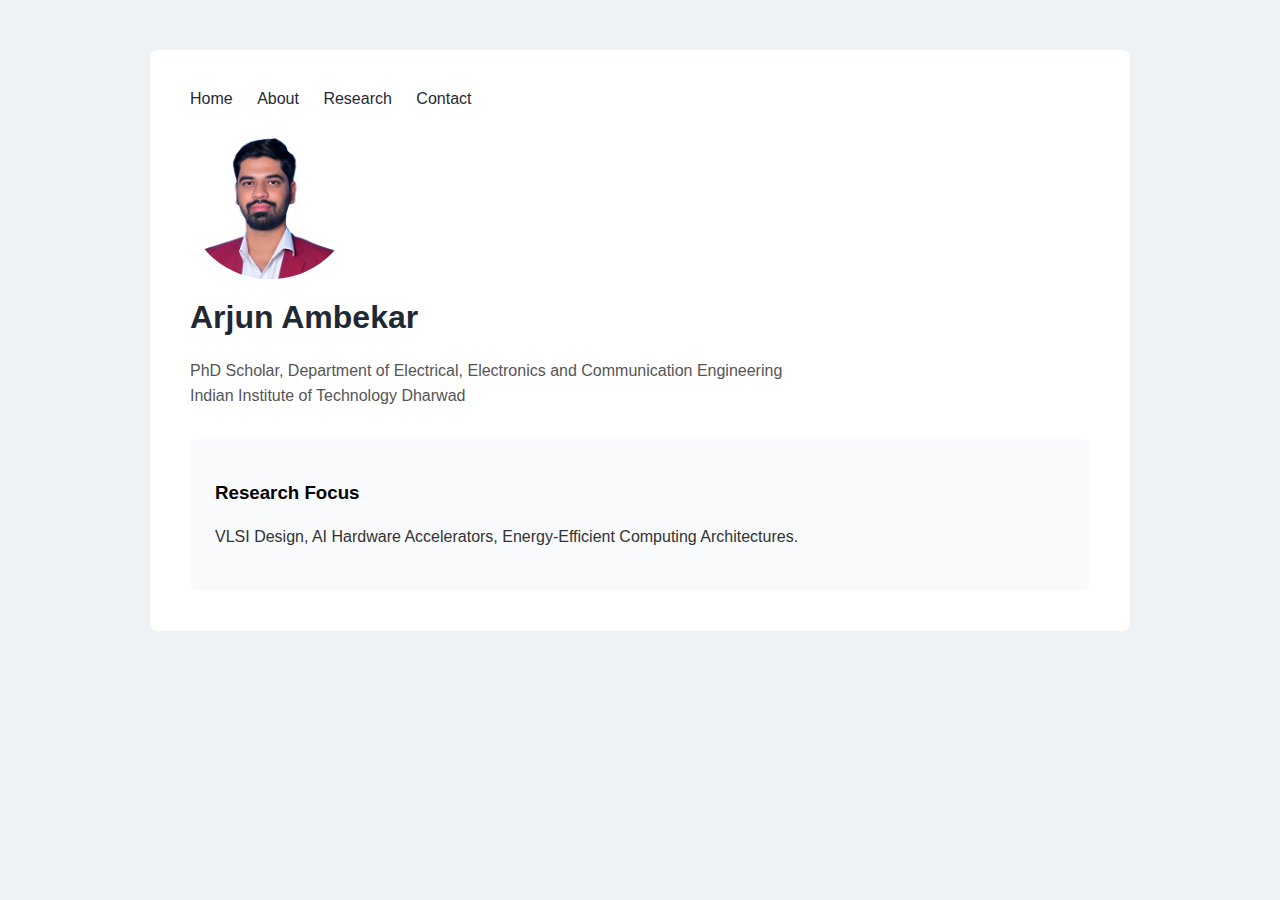
<file: index.html>
<!DOCTYPE html>
<html>
<head>
  <title>Arjun Ambekar | PhD Scholar</title>

  <!-- CHANGE 1: Linked external CSS properly (already correct in your code) -->
  <link rel="stylesheet" href="style.css">
</head>

<body>

<!-- CHANGE 2: Wrapped entire content inside a container
     WHY: Keeps content centered and clean like Template 2 -->
<div class="container">

  <!-- CHANGE 3: Navigation kept at top (GOOD practice)
       IMPROVEMENT: Clean academic navigation -->
  <nav>
    <a href="index.html">Home</a>
    <a href="about.html">About</a>
    <a href="research.html">Research</a>
    <a href="contact.html">Contact</a>
  </nav>

  <!-- CHANGE 4: Added class instead of inline style
       WHY: CSS should be in style.css, not inline -->
  <img src="photo.jpg" alt="Arjun Ambekar" class="profile-pic">

  <!-- CHANGE 5: Heading stays same (already correct) -->
  <h1>Arjun Ambekar</h1>

  <!-- CHANGE 6: Converted description into academic subtitle -->
  <p class="subtitle">
    PhD Scholar, Department of Electrical, Electronics and Communication Engineering<br>
    Indian Institute of Technology Dharwad
  </p>

  <!-- CHANGE 7: Research focus converted into CARD style section
       WHY: This matches Template-2 layout -->
  <div class="card">
    <h3>Research Focus</h3>
    <p>
      VLSI Design, AI Hardware Accelerators,
      Energy-Efficient Computing Architectures.
    </p>
  </div>

</div> <!-- container ends -->

</body>
</html>
</file>
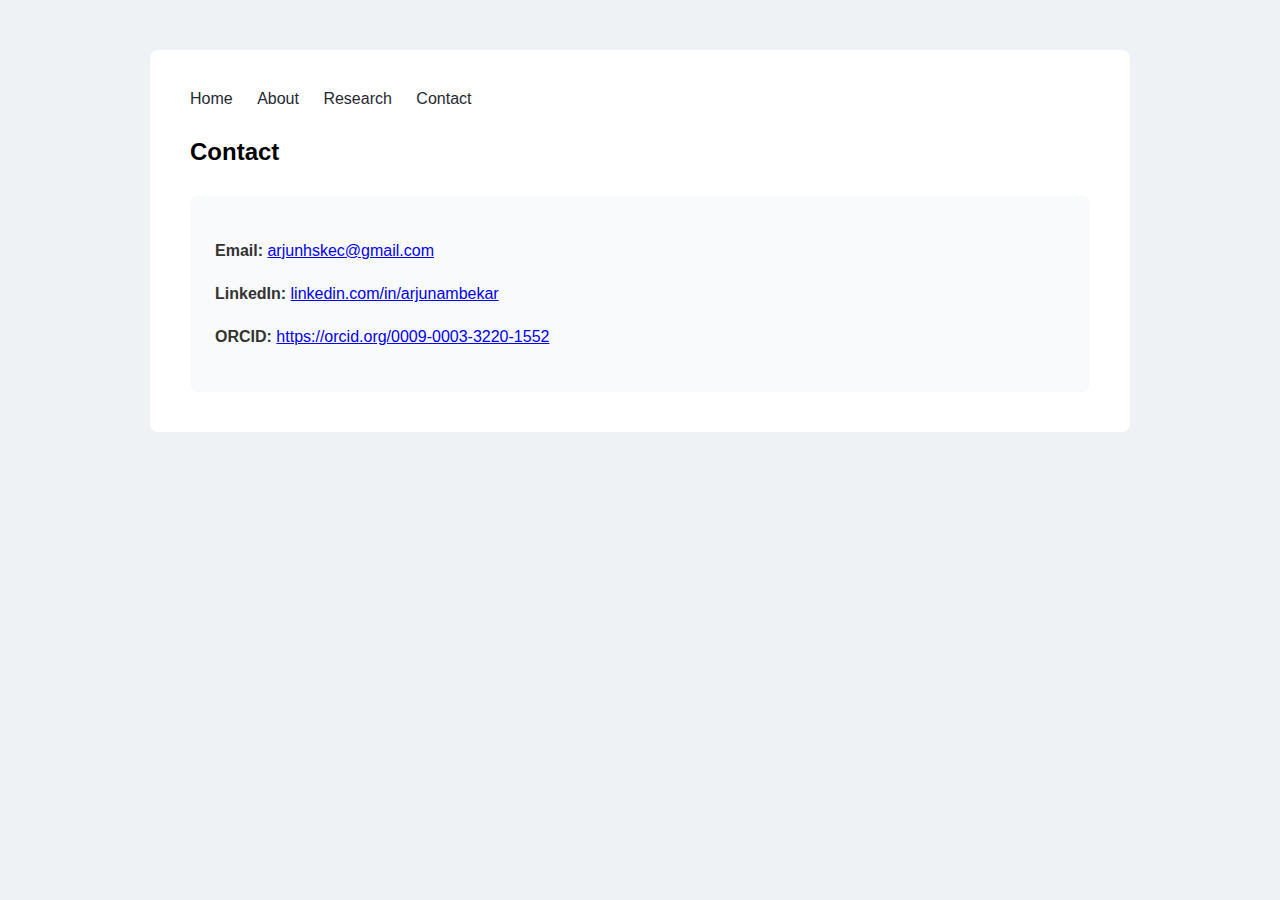
<file: contact.html>
<!DOCTYPE html>
<html>
<head>
  <title>Contact | Arjun Ambekar</title>

  <!-- KEEP: External stylesheet -->
  <link rel="stylesheet" href="style.css">
</head>

<body>

<!-- KEEP: Container for consistent layout -->
<div class="container">

  <!-- KEEP: Navigation bar -->
  <nav>
    <a href="index.html">Home</a>
    <a href="about.html">About</a>
    <a href="research.html">Research</a>
    <a href="contact.html">Contact</a>
  </nav>

  <!-- KEEP: Page heading -->
  <h2>Contact</h2>

  <!-- CHANGE 1: Converted contact info into structured academic format -->
  <div class="card">
    <p>
      <b>Email:</b>
      <a href="mailto:arjunhskec@gmail.com">
        arjunhskec@gmail.com
      </a>
    </p>

    <p>
      <b>LinkedIn:</b>
      <a href="https://www.linkedin.com/in/arjunambekar" target="_blank">
        linkedin.com/in/arjunambekar
      </a>
    </p>

    <!-- CHANGE 2: ORCID added (important for PhD researchers) -->
    <p>
      <b>ORCID:</b>
      <a href="https://orcid.org/0009-0003-3220-1552" target="_blank">
        https://orcid.org/0009-0003-3220-1552
      </a>
    </p>
  </div>

</div> <!-- container ends -->

</body>
</html>
</file>
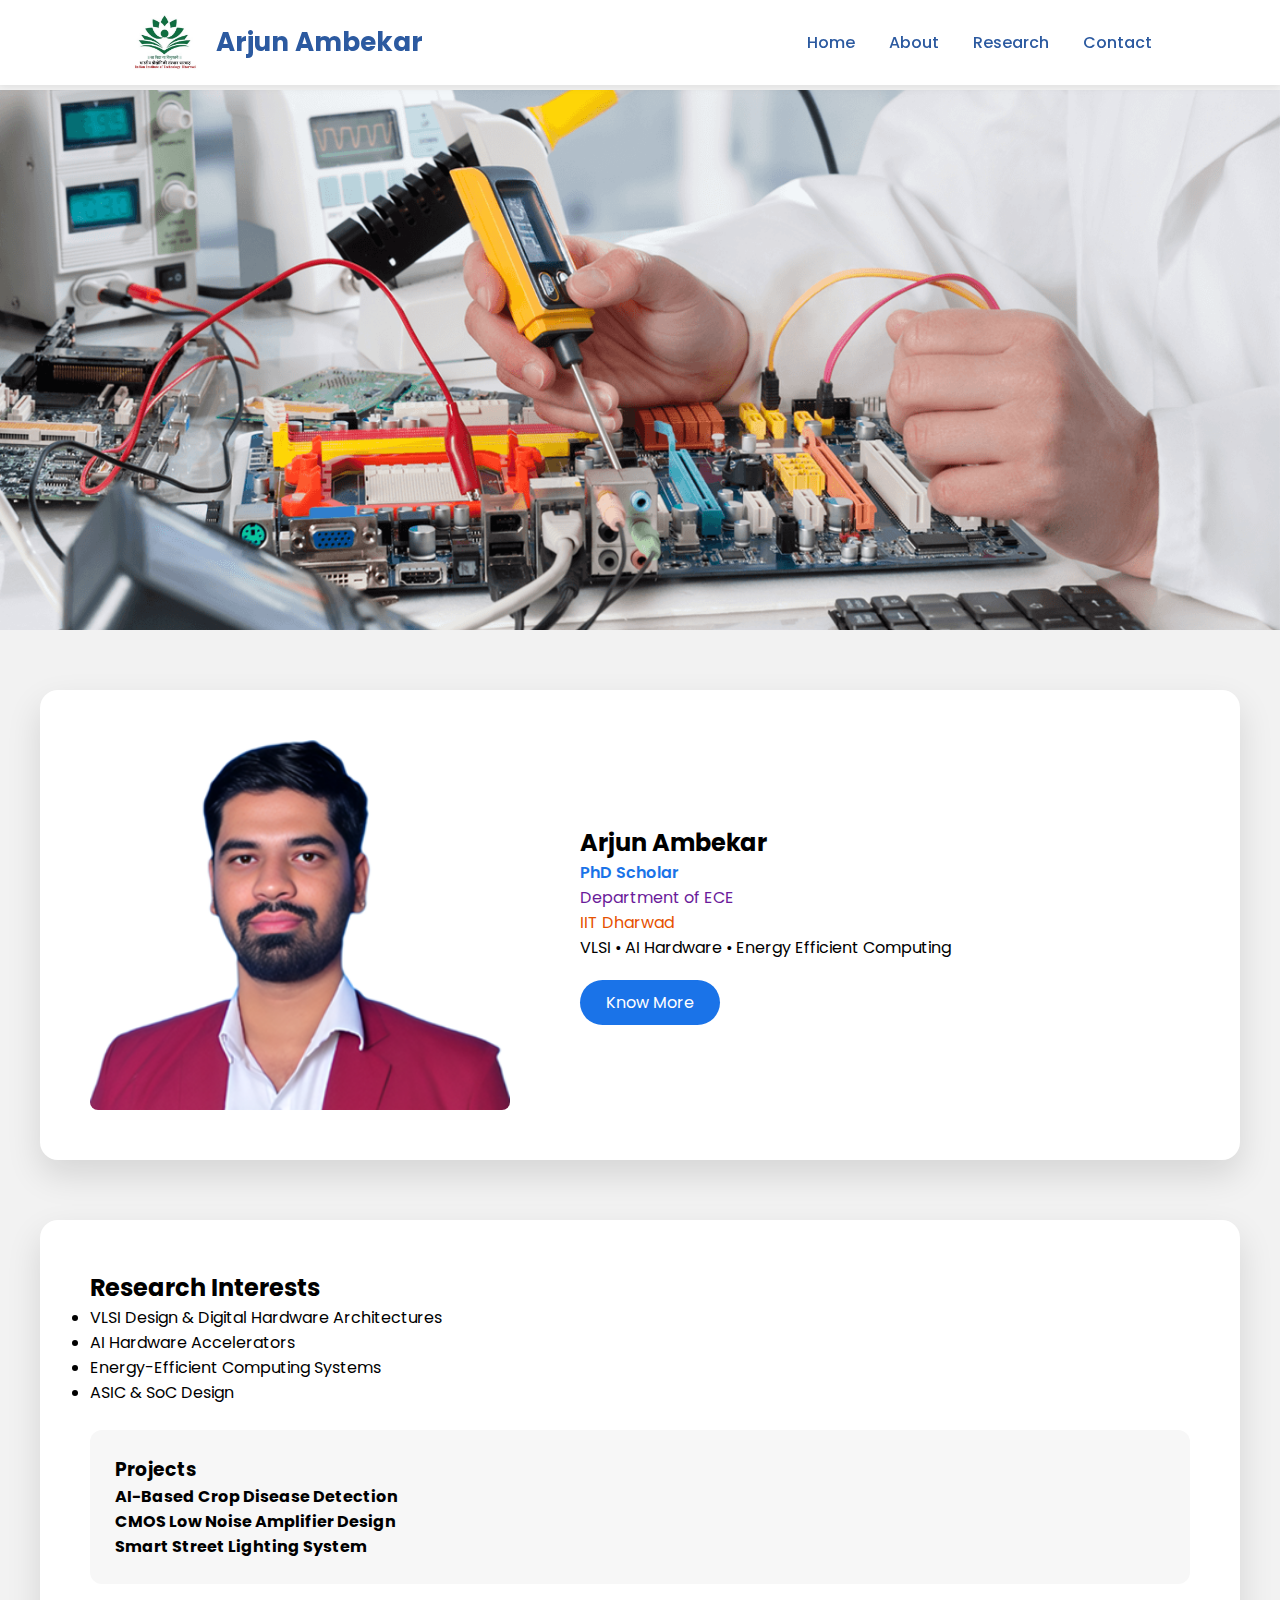
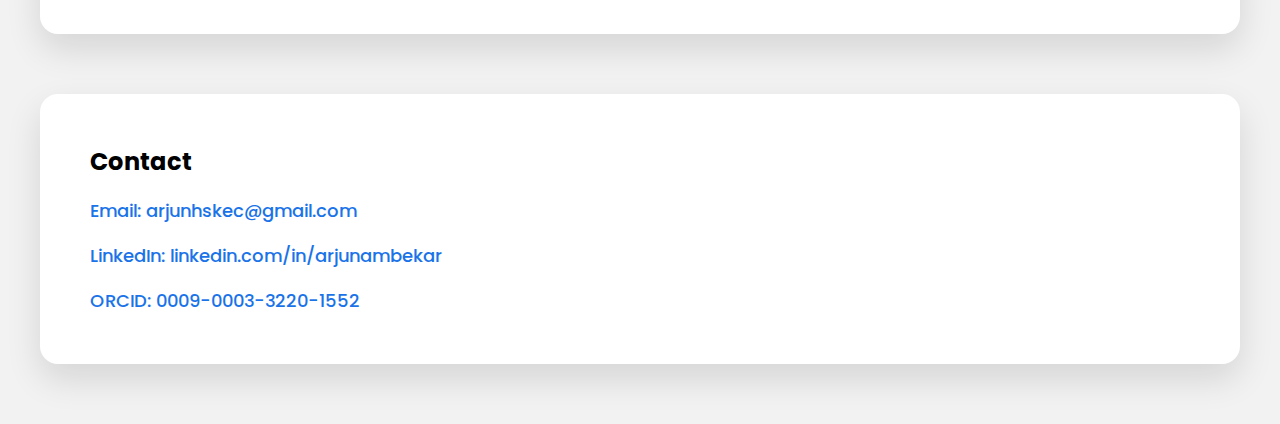
<file: dupli.html>
<!DOCTYPE html>
<html lang="en">
<head>
<meta charset="UTF-8">
<meta name="viewport" content="width=device-width, initial-scale=1.0">
<title>Academic Profile</title>

<link href="https://fonts.googleapis.com/css2?family=Poppins:wght@300;400;600;700&display=swap" rel="stylesheet">

<style>
*{margin:0;padding:0;box-sizing:border-box;font-family:'Poppins',sans-serif}
html{scroll-behavior:smooth}
body{background:#f2f2f2;padding-top:90px}
section{scroll-margin-top:100px}

/* HEADER */
header{
background:#fff;
padding:15px 10%;
display:flex;
justify-content:space-between;
align-items:center;
position:fixed;
top:0;width:100%;z-index:1000;
box-shadow:0 2px 8px rgba(0,0,0,0.08);
}
.logo{display:flex;align-items:center;gap:15px}
header h1{color:#2c5aa0;font-size:26px}

nav a{
margin-left:30px;
text-decoration:none;
color:#2c5aa0;
font-weight:500;
}
nav a:hover{color:#ff7f00}

/* SLIDER */
.slider{width:100%;overflow:hidden}
.slides{display:flex;transition:.6s}
.slide{min-width:100%;height:60vh;object-fit:cover}

/* CARD */
.card{
max-width:1200px;
margin:60px auto;
background:#fff;
padding:50px;
border-radius:18px;
box-shadow:0 15px 35px rgba(0,0,0,0.12);
}

/* PROFILE */
.profile-container{
display:flex;
gap:70px;
flex-wrap:wrap;
align-items:center;
}
.profile-container img{width:420px;border-radius:8px}

.designation{color:#1a73e8;font-weight:600}
.dept{color:#6a1b9a}
.inst{color:#e65100}

.more-btn{
margin-top:20px;
display:inline-block;
padding:10px 26px;
background:#1a73e8;
color:#fff;
border-radius:25px;
cursor:pointer;
}

.about{max-height:0;overflow:hidden;transition:.6s}
.about.show{max-height:1000px;margin-top:30px}

/* INNER CARD */
.inner-card{
background:#f7f7f7;
padding:25px;
border-radius:12px;
margin-top:25px;
}

/* CONTACT ITEMS */
.contact-item{
margin-top:18px;
font-size:18px;
cursor:pointer;
color:#1a73e8;
font-weight:500;
}

/* MODAL COMMON */
.modal{
position:fixed;
top:0;left:0;
width:100%;height:100%;
background:#000;
display:none;
flex-direction:column;
z-index:2000;
}
.modal iframe{width:100%;height:100%;border:none}
.modal-header{
background:#fff;
padding:12px 20px;
display:flex;
justify-content:space-between;
align-items:center;
font-weight:600;
}
.modal-header button{
background:#e53935;
color:#fff;
border:none;
padding:8px 18px;
cursor:pointer;
border-radius:6px;
}

/* MOBILE */
@media(max-width:768px){
.profile-container{flex-direction:column;text-align:center}
.slide{height:40vh}
}
</style>
</head>

<body>

<!-- HEADER -->
<header>
<div class="logo">
<img src="logoIIT.png" height="55">
<h1>Arjun Ambekar</h1>
</div>

<nav>
<a href="#home">Home</a>
<a href="#about" onclick="openAbout()">About</a>
<a href="#research">Research</a>
<a href="#contact">Contact</a>
</nav>
</header>

<!-- SLIDER -->
<section class="slider" id="home">
<div class="slides" id="slides">
<img src="img1.png" class="slide">
<img src="img2.jpg" class="slide">
<img src="img3.jpg" class="slide">
<img src="img4.webp" class="slide">
</div>
</section>

<!-- PROFILE -->
<section class="card" id="about">
<div class="profile-container">

<img src="arjun.jpg">

<div>
<h2>Arjun Ambekar</h2>
<p class="designation">PhD Scholar</p>
<p class="dept">Department of ECE</p>
<p class="inst">IIT Dharwad</p>
<p>VLSI • AI Hardware • Energy Efficient Computing</p>

<div class="more-btn" onclick="toggleAbout()" id="btn">Know More</div>
</div>

</div>

<div class="about" id="aboutSection">

<h3>About Me</h3>
<p>I am a PhD Scholar in the Department of ECE at IIT Dharwad.</p>

<h3>Education</h3>
<ul>
<li>PhD – ECE, IIT Dharwad</li>
<li>M.Tech – VLSI Design and Embedded Systems</li>
<li>B.E – Electronics and Communication Engineering</li>
</ul>

<h3>Curriculum Vitae</h3>
<p class="contact-item" onclick="openCV()">Download CV (PDF)</p>

</div>
</section>

<!-- RESEARCH -->
<section class="card" id="research">
<h2>Research Interests</h2>

<ul>
<li>VLSI Design & Digital Hardware Architectures</li>
<li>AI Hardware Accelerators</li>
<li>Energy-Efficient Computing Systems</li>
<li>ASIC & SoC Design</li>
</ul>

<div class="inner-card">
<h3>Projects</h3>
<p><b>AI-Based Crop Disease Detection</b></p>
<p><b>CMOS Low Noise Amplifier Design</b></p>
<p><b>Smart Street Lighting System</b></p>
</div>
</section>

<!-- CONTACT -->
<section class="card" id="contact">

<h2>Contact</h2>

<p class="contact-item" onclick="openContact()">Email: arjunhskec@gmail.com</p>
<p class="contact-item" onclick="openContact()">LinkedIn: linkedin.com/in/arjunambekar</p>
<p class="contact-item" onclick="openContact()">ORCID: 0009-0003-3220-1552</p>

</section>

<!-- CV MODAL -->
<div class="modal" id="cvModal">
<div class="modal-header">
<span>Curriculum Vitae</span>
<button onclick="closeCV()">✖ Close</button>
</div>
<iframe src="https://arjunambekar-iitdh.github.io/github.io/Arjun-cv.pdf"></iframe>
</div>

<!-- CONTACT MODAL -->
<div class="modal" id="contactModal">
<div class="modal-header">
<span>Contact Details</span>
<button onclick="closeContact()">✖ Close</button>
</div>

<div style="background:white;padding:40px;height:100%;font-size:20px;">
<p>📧 <a href="mailto:arjunhskec@gmail.com">arjunhskec@gmail.com</a></p>
<br>
<p>🔗 <a href="https://www.linkedin.com/in/arjunambekar" target="_blank">linkedin.com/in/arjunambekar</a></p>
<br>
<p>🧑‍🔬 <a href="https://orcid.org/0009-0003-3220-1552" target="_blank">0009-0003-3220-1552</a></p>
</div>

</div>

<script>

/* SLIDER SPEED */
let index=0;
const slides=document.getElementById("slides");

setInterval(()=>{
index++;
if(index>=slides.children.length){index=0;}
slides.style.transform="translateX(-"+index*100+"%)";
},2000);

/* ABOUT TOGGLE */
function toggleAbout(){
aboutSection.classList.toggle("show");
btn.innerText = aboutSection.classList.contains("show") ? "Show Less" : "Know More";
}

/* NAV ABOUT AUTO OPEN */
function openAbout(){
setTimeout(()=>{aboutSection.classList.add("show");btn.innerText="Show Less";},400);
}

/* CV MODAL */
function openCV(){cvModal.style.display="flex";}
function closeCV(){cvModal.style.display="none";}

/* CONTACT MODAL */
function openContact(){contactModal.style.display="flex";}
function closeContact(){contactModal.style.display="none";}

</script>

</body>
</html>
</file>
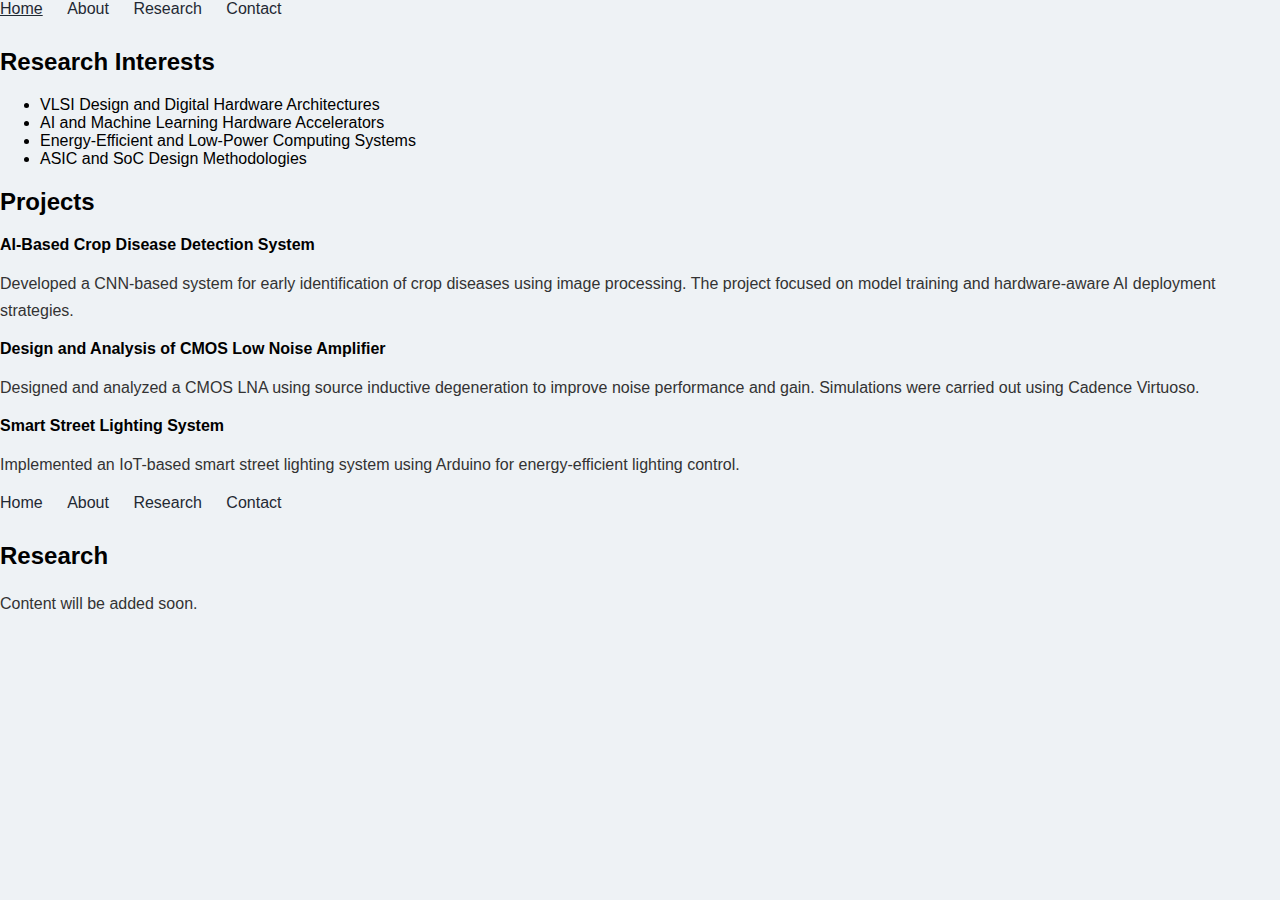
<file: research.html>
<!DOCTYPE html>
<html>
<head>
  <title>Research | Arjun Ambekar</title>
  <link rel="stylesheet" href="style.css">
</head>
<body>

<nav>
  <a href="index.html">Home</a>
  <a href="about.html">About</a>
  <a href="research.html">Research</a>
  <a href="contact.html">Contact</a>
</nav>

<h2>Research Interests</h2>
<ul>
  <li>VLSI Design and Digital Hardware Architectures</li>
  <li>AI and Machine Learning Hardware Accelerators</li>
  <li>Energy-Efficient and Low-Power Computing Systems</li>
  <li>ASIC and SoC Design Methodologies</li>
</ul>

<h2>Projects</h2>

<b>AI-Based Crop Disease Detection System</b>
<p>
Developed a CNN-based system for early identification of crop diseases using image processing.
The project focused on model training and hardware-aware AI deployment strategies.
</p>

<b>Design and Analysis of CMOS Low Noise Amplifier</b>
<p>
Designed and analyzed a CMOS LNA using source inductive degeneration to improve noise
performance and gain. Simulations were carried out using Cadence Virtuoso.
</p>

<b>Smart Street Lighting System</b>
<p>
Implemented an IoT-based smart street lighting system using Arduino for energy-efficient
lighting control.
</p>


<nav>
  <a href="index.html">Home</a>
  <a href="about.html">About</a>
  <a href="research.html">Research</a>
  <a href="contact.html">Contact</a>
</nav>

<h2>Research</h2>
<p>Content will be added soon.</p>

</div>

</body>
</html>
</file>
<file: style.css>
/* ===== GLOBAL PAGE STYLE ===== */
body {
  font-family: "Segoe UI", Arial, sans-serif;

  /* CHANGE 1: Slightly softer background for modern academic look */
  background-color: #eef2f5;

  margin: 0;
}

/* ===== MAIN CONTENT CONTAINER ===== */
.container {
  max-width: 900px;            /* CHANGE 2: Increased width for better content breathing */
  margin: 50px auto;           /* CHANGE 3: Cleaner centering */
  background: white;
  padding: 40px;
  border-radius: 8px;          /* KEEP: Rounded corners look professional */
}

/* ===== HEADINGS ===== */
h1 {
  color: #1f2933;
  margin-top: 10px;            /* CHANGE 4: Better spacing after photo */
}

/* ===== PARAGRAPH TEXT ===== */
p {
  line-height: 1.7;            /* CHANGE 5: Slightly improved readability */
  color: #333;
}

/* ===== NAVIGATION BAR ===== */
nav {
  margin-bottom: 30px;         /* KEEP: Good spacing */
}

nav a {
  margin-right: 20px;
  text-decoration: none;
  color: #1f2933;
  font-weight: 500;
}

nav a:hover {
  text-decoration: underline;
}

/* ===== PROFILE IMAGE ===== */
.profile-pic {
  width: 160px;
  border-radius: 50%;
  display: block;
  margin-bottom: 20px;         /* CHANGE 6: Clean spacing below photo */
}

/* ===== SUBTITLE TEXT (PhD Scholar line) ===== */
.subtitle {
  color: #555;                 /* CHANGE 7: Softer academic tone */
  line-height: 1.6;
}

/* ===== RESEARCH CARD (Template-2 FEATURE) ===== */
.card {
  margin-top: 30px;
  background: #f9fafb;         /* CHANGE 8: Light card background */
  padding: 25px;
  border-radius: 8px;
}
</file>
